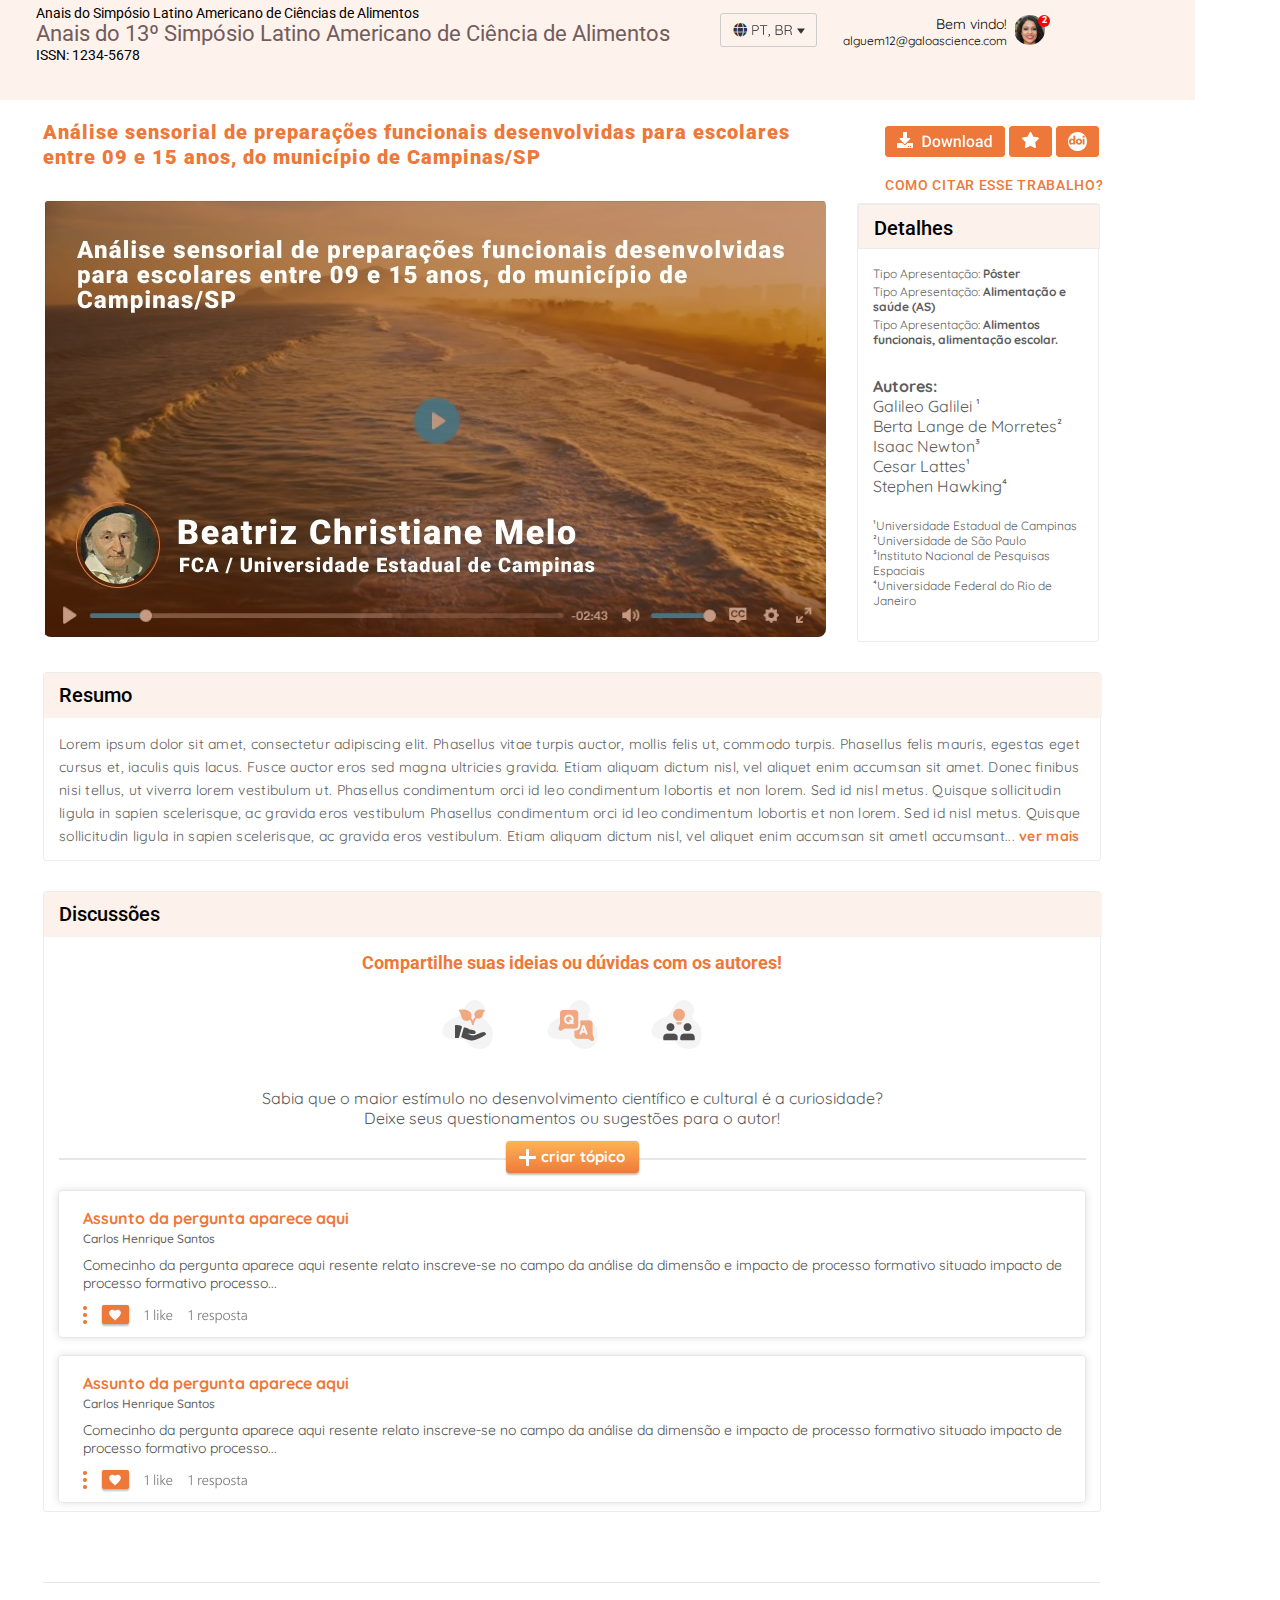
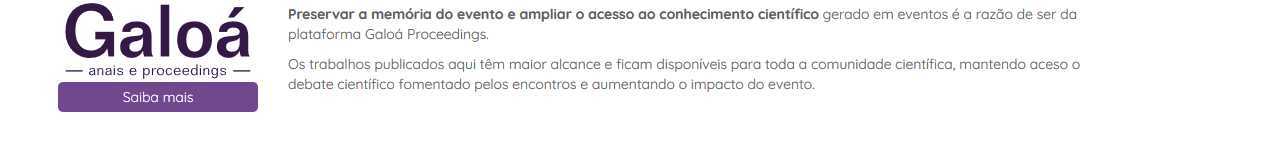
<file: index.html>
<!DOCTYPE html>
<html lang="pt-br">

<head>
    <meta charset="UTF-8">
    <meta http-equiv="X-UA-Compatible" content="IE=edge">
    <meta name="viewport" content="width=device-width, initial-scale=1.0">
    <title>Base</title>
    <link rel="stylesheet" href="./css/style.css">
</head>

<body>
    <!-- ------------menu lateral-------------- -->
    <div class="container">
        <section>
            <aside class="menu">
                <div class="menu-content">
                    <div class="tema">
                        <h1>Slaca 2019</h1>
                    </div>
                    <div class="logo">
                        <img src="./images/dewey 4.png" alt="">
                    </div>

                    <ul>
                        <li>Apresentação</li>
                        <li>Comitês</li>
                        <li>Autores</li>
                        <li>Eixos temáticos</li>
                        <li class="active">Trabalhos</li>
                        <li>Contato</li>
                    </ul>
                </div>
            </aside>
        </section>
        <!----------------titulos conteudo------------- -->
        <div class="container-content">
            <!-- -------------header------------- -->
            <header>
                <div class="header">
                    <div class="title">
                        <p class="subTitulo">Anais do Simpósio Latino Americano de Ciências de Alimentos </p>
                        <p class="titulo"> Anais do 13º Simpósio Latino Americano de Ciência de Alimentos </p>
                        <p class="issn">ISSN: 1234-5678</p>
                    </div>
                    <div class="elements">
                        <div class="lang-btn"><img src="./images/botão - idiomas.png" alt=""></div>
                        <div class="login">
                            <div class="login-infos">
                                <p class="saudacao">Bem vindo!</p>
                                <p class="email">alguem12@galoascience.com</p>
                            </div>
                            <div class="foto-container">
                                <div class="foto-notific"> <strong>2</strong> </div>
                                <div class="foto">
                                    <img src="./images/image.png" alt="foto login">
                                </div>
                            </div>
                        </div>
                    </div>

                </div>
            </header>
            <div class="title-content">
                <div class="titulo">
                    Análise sensorial de preparações funcionais desenvolvidas para escolares entre 09 e 15 anos, do
                    município de Campinas/SP
                </div>
                <div class="side">
                    <div class="buttons">
                        <button class="download"><img src="./images/download button.png" alt=""></button>
                        <button class="star"><img src="./images/favorite button (1).png" alt=""></button>
                        <button class="doi"><img src="./images/doi button.png" alt=""></button>
                        <p class="sub">Como citar esse trabalho?</p>
                    </div>
                </div>
            </div>
            <!----------------conteudo de imagem e detalhes------------- -->

            <div class="main-content">
                <div class="img-video">
                </div>
                <div class="details">
                    <div class="details-title">Detalhes</div>
                    <div class="details-description">
                        <div class="top-ref">
                            <p>Tipo Apresentação: <span>Pôster</span></p>
                            <p>Tipo Apresentação: <span>Alimentação e saúde (AS)</span></p>
                            <p>Tipo Apresentação: <span>Alimentos funcionais, alimentação escolar.</span></p>
                        </div>
                        <div class="mid-ref">
                            <ul>
                                <span> <strong>Autores:</strong> </span>
                                <li>Galileo Galilei ¹</li>
                                <li>Berta Lange de Morretes²</li>
                                <li>Isaac Newton³</li>
                                <li>Cesar Lattes¹</li>
                                <li>Stephen Hawking⁴</li>
                            </ul>
                        </div>
                        <div class="bot-ref">
                            <ul>
                                <li>¹Universidade Estadual de Campinas</li>
                                <li>²Universidade de São Paulo</li>
                                <li>³Instituto Nacional de Pesquisas Espaciais</li>
                                <li>⁴Universidade Federal do Rio de Janeiro</li>
                            </ul>
                        </div>
                    </div>
                </div>
            </div>
            <!----------------conteudo resumo e discussões------------- -->
            <div class="extract-content">
                <div class="extract-title">Resumo</div>
                <div class="extract-text">Lorem ipsum dolor sit amet, consectetur adipiscing elit. Phasellus vitae
                    turpis auctor, mollis felis ut, commodo turpis. Phasellus felis mauris, egestas eget cursus et,
                    iaculis quis lacus. Fusce auctor eros sed magna ultricies gravida. Etiam aliquam dictum nisl,
                    vel aliquet enim accumsan sit amet. Donec finibus nisi tellus, ut viverra lorem vestibulum ut.
                    Phasellus condimentum orci id leo condimentum lobortis et non lorem. Sed id nisl metus. Quisque
                    sollicitudin ligula in sapien scelerisque, ac gravida eros vestibulum Phasellus condimentum orci
                    id leo condimentum lobortis et non lorem. Sed id nisl metus. Quisque sollicitudin ligula in
                    sapien scelerisque, ac gravida eros vestibulum. Etiam aliquam dictum nisl, vel aliquet enim
                    accumsan sit ametl accumsant... <a href="/resumoExpandido.html">ver mais</a></div>
            </div>
            <div class="disc">
                <div class="disc-title">Discussões</div>
                <div class="disc-content">
                    <div class="send-topic">Compartilhe suas ideias ou dúvidas com os autores!</div>
                    <div class="disc-icons">
                        <div class="icon-1"><img src="./images/icone1.png" alt="sustentabilidade"></div>
                        <div class="icon-2"><img src="/images/icone2.png" alt="questões"></div>
                        <div class="icon-3"><img src="./images/icone3.png" alt="ideias"></div>
                    </div>
                    <div class="disc-descricao">
                        <p> Sabia que o maior estímulo no desenvolvimento científico e cultural é a curiosidade?
                            Deixe seus questionamentos ou sugestões para o autor!</p>
                    </div>
                    <div class="division">
                        <hr>
                        <a href="./novoTopico.html">
                            <button> <img src="./images/icon - criar.png" alt="">criar tópico</button>
                        </a>
                    </div>
                    <div class="cards">
                        <div class="card-1">
                            <div class="card-content">
                                <div class="card-title">Assunto da pergunta aparece aqui</div>
                                <div class="card-subT">Carlos Henrique Santos</div>
                                <div class="card-text">Comecinho da pergunta aparece aqui resente relato
                                    inscreve-se no campo da análise da dimensão e impacto de processo formativo
                                    situado impacto de processo formativo processo...</div>
                                <div class="card-icons">
                                    <img src="./images/card-footer.png" alt="">
                                </div>
                            </div>
                        </div>
                        <a href="./cardExpandido.html">
                            <div class="card-2">
                                <div class="card-content">
                                    <div class="card-title">Assunto da pergunta aparece aqui</div>
                                    <div class="card-subT">Carlos Henrique Santos</div>
                                    <div class="card-text">Comecinho da pergunta aparece aqui resente relato
                                        inscreve-se no campo da análise da dimensão e impacto de processo formativo
                                        situado impacto de processo formativo processo...</div>
                                    <div class="card-icons">
                                        <img src="./images/card-footer.png" alt="">
                                    </div>
                                </div>
                            </div>

                        </a>
                    </div>

                </div>
            </div>
            <footer>
                <div class="footer">
                    <div class="footer-img"><img src="./images/imagem - footer.png" alt="galoa"></div>
                </div>
            </footer>
        </div>
        <!-- container-content (fechamento) -->
    </div>

    </div>



</body>

</html>
</file>
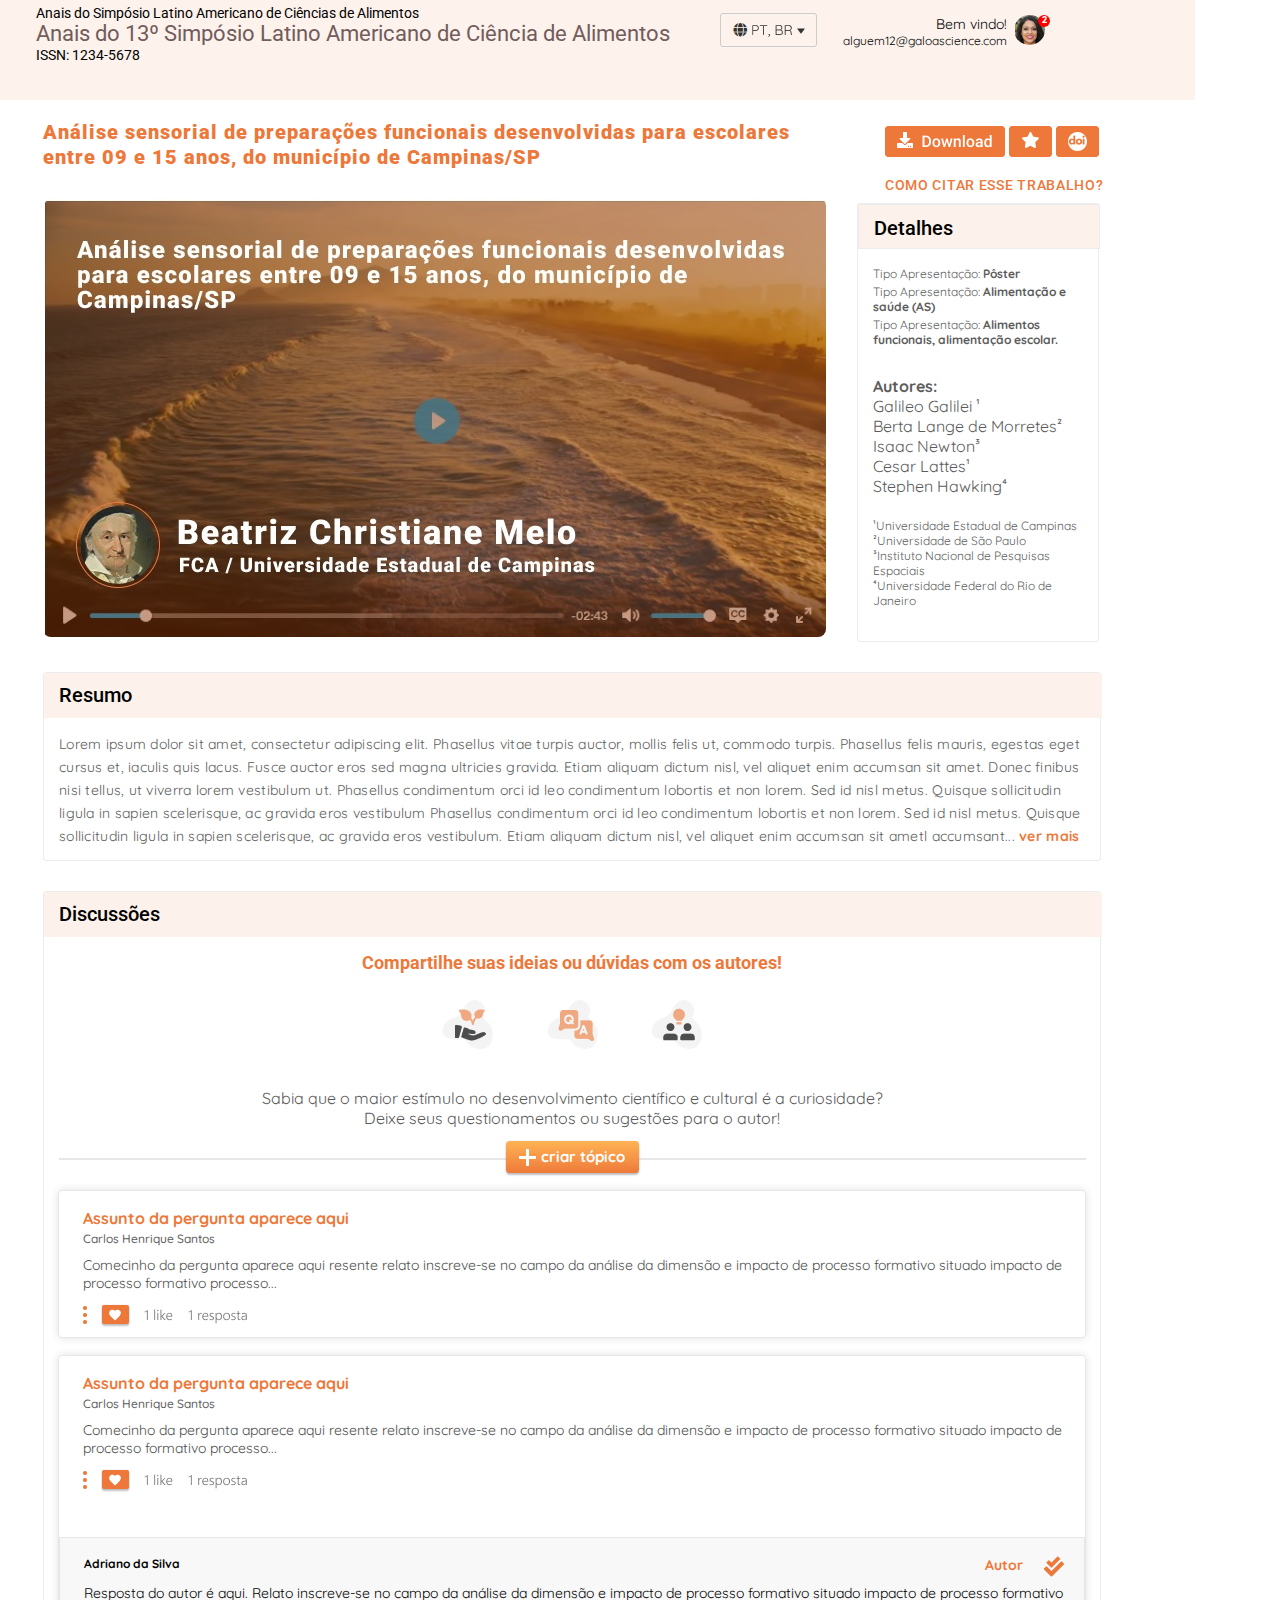
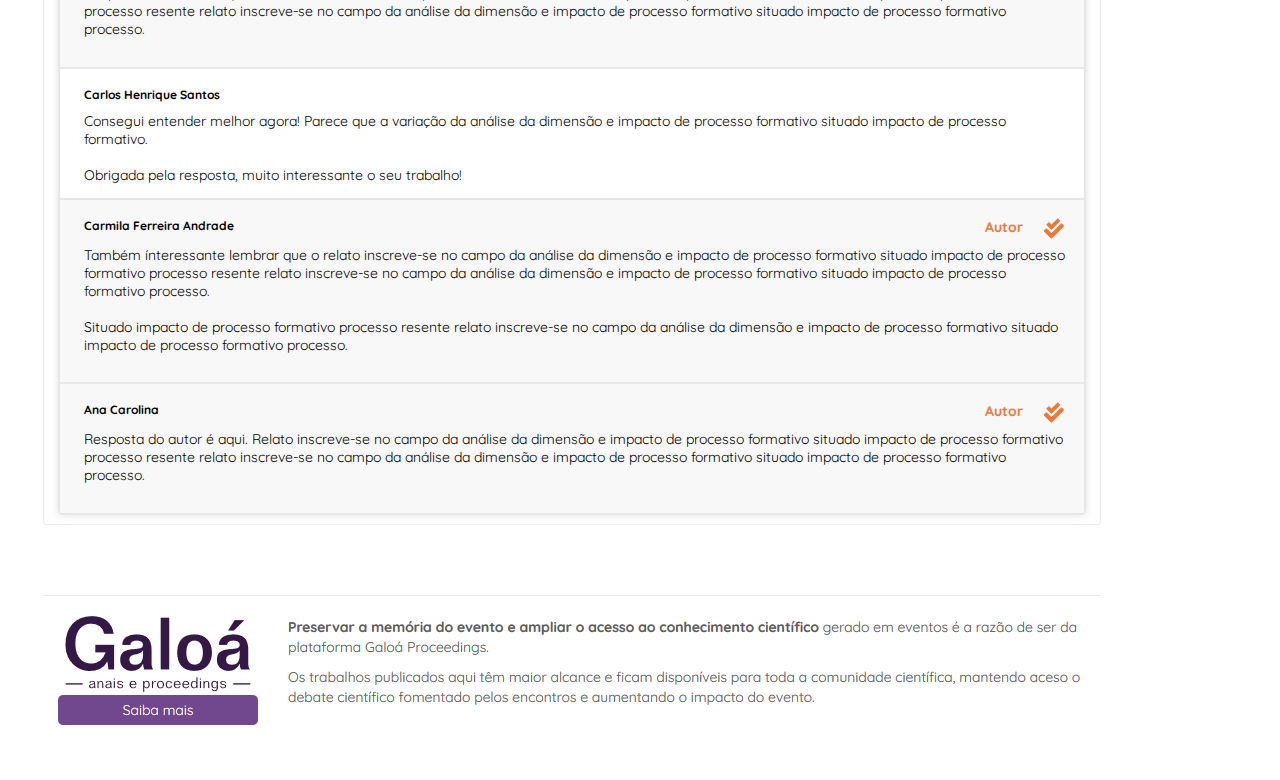
<file: cardExpandido.html>
<!DOCTYPE html>
<html lang="pt-br">

<head>
    <meta charset="UTF-8">
    <meta http-equiv="X-UA-Compatible" content="IE=edge">
    <meta name="viewport" content="width=device-width, initial-scale=1.0">
    <title>Card Expandido</title>
    <link rel="stylesheet" href="./css/style.css">
    <link rel="stylesheet" href="/css/cardExpandido.css">
</head>

<body>
    <!-- -------------menu lateral------------- -->
    <div class="container">

        <section>
            <aside class="menu">
                <div class="menu-content">
                    <div class="tema">
                        <h1>Slaca 2019</h1>
                    </div>
                    <div class="logo">
                        <img src="/images/dewey 4.png" alt="">
                    </div>

                    <ul>
                        <li>Apresentação</li>
                        <li>Comitês</li>
                        <li>Autores</li>
                        <li>Eixos temáticos</li>
                        <li class="active">Trabalhos</li>
                        <li>Contato</li>
                    </ul>
                </div>
            </aside>
        </section>



        <!----------------titulos conteudo------------- -->
        <div class="container-content">
            <!-- -------------header------------- -->
            <header>
                <div class="header">
                    <div class="title">
                        <p class="subTitulo">Anais do Simpósio Latino Americano de Ciências de Alimentos </p>
                        <p class="titulo"> Anais do 13º Simpósio Latino Americano de Ciência de Alimentos </p>
                        <p class="issn">ISSN: 1234-5678</p>
                    </div>
                    <div class="elements">
                        <div class="lang-btn"><img src="./images/botão - idiomas.png" alt=""></div>
                        <div class="login">
                            <div class="login-infos">
                                <p class="saudacao">Bem vindo!</p>
                                <p class="email">alguem12@galoascience.com</p>
                            </div>
                            <div class="foto-container">
                                <div class="foto-notific"> <strong>2</strong> </div>
                                <div class="foto">
                                    <img src="./images/image.png" alt="foto login">
                                </div>
                            </div>
                        </div>
                    </div>

                </div>
            </header>
            <div class="title-content">
                <div class="titulo">
                    Análise sensorial de preparações funcionais desenvolvidas para escolares entre 09 e 15 anos, do
                    município de Campinas/SP
                </div>
                <div class="side">
                    <div class="buttons">
                        <button class="download"><img src="/images/download button.png" alt=""></button>
                        <button class="star"><img src="/images/favorite button (1).png" alt=""></button>
                        <button class="doi"><img src="./images/doi button.png" alt=""></button>
                        <p class="sub">Como citar esse trabalho?</p>
                    </div>
                </div>
            </div>
            <!----------------conteudo de imagem e detalhes------------- -->

            <div class="main-content">
                <div class="img-video">
                </div>
                <div class="details">
                    <div class="details-title">Detalhes</div>
                    <div class="details-description">
                        <div class="top-ref">
                            <p>Tipo Apresentação: <span>Pôster</span></p>
                            <p>Tipo Apresentação: <span>Alimentação e saúde (AS)</span></p>
                            <p>Tipo Apresentação: <span>Alimentos funcionais, alimentação escolar.</span></p>
                        </div>
                        <div class="mid-ref">
                            <ul>
                                <span> <strong>Autores:</strong> </span>
                                <li>Galileo Galilei ¹</li>
                                <li>Berta Lange de Morretes²</li>
                                <li>Isaac Newton³</li>
                                <li>Cesar Lattes¹</li>
                                <li>Stephen Hawking⁴</li>
                            </ul>
                        </div>
                        <div class="bot-ref">
                            <ul>
                                <li>¹Universidade Estadual de Campinas</li>
                                <li>²Universidade de São Paulo</li>
                                <li>³Instituto Nacional de Pesquisas Espaciais</li>
                                <li>⁴Universidade Federal do Rio de Janeiro</li>
                            </ul>
                        </div>
                    </div>
                </div>
            </div>
            <!----------------conteudo resumo e discussões------------- -->
            <div class="extract-content">
                <div class="extract-title">Resumo</div>
                <div class="extract-text">Lorem ipsum dolor sit amet, consectetur adipiscing elit. Phasellus vitae
                    turpis auctor, mollis felis ut, commodo turpis. Phasellus felis mauris, egestas eget cursus et,
                    iaculis quis lacus. Fusce auctor eros sed magna ultricies gravida. Etiam aliquam dictum nisl,
                    vel aliquet enim accumsan sit amet. Donec finibus nisi tellus, ut viverra lorem vestibulum ut.
                    Phasellus condimentum orci id leo condimentum lobortis et non lorem. Sed id nisl metus. Quisque
                    sollicitudin ligula in sapien scelerisque, ac gravida eros vestibulum Phasellus condimentum orci
                    id leo condimentum lobortis et non lorem. Sed id nisl metus. Quisque sollicitudin ligula in
                    sapien scelerisque, ac gravida eros vestibulum. Etiam aliquam dictum nisl, vel aliquet enim
                    accumsan sit ametl accumsant... <a href="./resumoExpandido.html">ver mais</a></div>
            </div>
            <div class="disc  card">
                <div class="disc-title">Discussões</div>
                <div class="disc-content">
                    <div class="send-topic">Compartilhe suas ideias ou dúvidas com os autores!</div>
                    <div class="disc-icons">
                        <div class="icon-1"><img src="./images/icone1.png" alt="sustentabilidade"></div>
                        <div class="icon-2"><img src="./images/icone2.png" alt="questões"></div>
                        <div class="icon-3"><img src="./images/icone3.png" alt="ideias"></div>
                    </div>
                    <div class="disc-descricao">
                        <p> Sabia que o maior estímulo no desenvolvimento científico e cultural é a curiosidade?
                            Deixe seus questionamentos ou sugestões para o autor!</p>
                    </div>
                    <div class="division">
                        <hr>
                        <a href="./novoTopico.html">
                            <button> <img src="./images/icon - criar.png" alt="">criar tópico</button>
                        </a>
                    </div>
                    <div class="cards">
                        <div class="card-1">
                            <div class="card-content">
                                <div class="card-title">Assunto da pergunta aparece aqui</div>
                                <div class="card-subT">Carlos Henrique Santos</div>
                                <div class="card-text">Comecinho da pergunta aparece aqui resente relato
                                    inscreve-se no campo da análise da dimensão e impacto de processo formativo
                                    situado impacto de processo formativo processo...</div>
                                <div class="card-icons">
                                    <img src="./images/card-footer.png" alt="">
                                </div>
                            </div>
                        </div>
                        <div class="card-2 expanded">
                            <div class="card-content">
                                <div class="main-card">
                                    <div class="card-title">Assunto da pergunta aparece aqui</div>
                                    <div class="card-subT">Carlos Henrique Santos</div>
                                    <div class="card-text">Comecinho da pergunta aparece aqui resente relato
                                        inscreve-se no campo da análise da dimensão e impacto de processo formativo
                                        situado impacto de processo formativo processo...</div>
                                    <div class="card-icons">
                                        <img src="./images/card-footer.png" alt="">
                                    </div>
                                </div>
                                <div class="sub-cards">
                                    <div class="sub-1">
                                        <div class="autor">
                                            <div class="sub-name">Adriano da Silva</div>
                                            <div class="icons-autor">
                                                <p>Autor</p><img src="/images/check-orange.png" alt="">
                                            </div>
                                        </div>

                                        <div class="sub-text">Resposta do autor é aqui. Relato inscreve-se no campo da
                                            análise da dimensão e impacto de processo formativo situado impacto de
                                            processo formativo processo resente relato inscreve-se no campo da análise
                                            da dimensão e impacto de processo formativo situado impacto de processo
                                            formativo processo.</div>
                                    </div>
                                    <div class="sub-2">
                                        <div class="sub-name">Carlos Henrique Santos</div>
                                        <div class="sub-text">
                                            Consegui entender melhor agora! Parece que a variação da análise da dimensão
                                            e impacto de processo formativo situado impacto de processo formativo.
                                            <br>
                                            <br>
                                            Obrigada pela resposta, muito interessante o seu trabalho!
                                        </div>
                                    </div>
                                    <div class="sub-3">
                                        <div class="autor">
                                            <div class="sub-name">Carmila Ferreira Andrade</div>
                                            <div class="icons-autor">
                                                <p>Autor</p><img src="/images/check-orange.png" alt="">
                                            </div>
                                        </div>
                                        <div class="sub-text">
                                            Também ínteressante lembrar que o relato inscreve-se no campo da análise da
                                            dimensão e impacto de processo formativo situado impacto de processo
                                            formativo processo resente relato inscreve-se no campo da análise da
                                            dimensão e impacto de processo formativo situado impacto de processo
                                            formativo processo.
                                            <br>
                                            <br>
                                            Situado impacto de processo formativo processo resente relato inscreve-se no
                                            campo da análise da dimensão e impacto de processo formativo situado impacto
                                            de processo formativo processo.
                                        </div>
                                    </div>
                                    <div class="sub-4">
                                        <div class="autor">
                                            <div class="sub-name">Ana Carolina</div>
                                            <div class="icons-autor">
                                                <p>Autor</p><img src="/images/check-orange.png" alt="">
                                            </div>
                                        </div>
                                        <div class="sub-text">
                                            Resposta do autor é aqui. Relato inscreve-se no campo da análise da dimensão
                                            e impacto de processo formativo situado impacto de processo formativo
                                            processo resente relato inscreve-se no campo da análise da dimensão e
                                            impacto de processo formativo situado impacto de processo formativo
                                            processo.
                                        </div>
                                    </div>
                                </div>
                            </div>

                        </div>
                    </div>

                </div>
            </div>
            <footer>
                <div class="footer">
                    <div class="footer-img"><img src="./images/imagem - footer.png" alt="galoa"></div>
                </div>
            </footer>
        </div>
        <!-- container-content (fechamento) -->
    </div>

    </div>



</body>

</html>
</file>
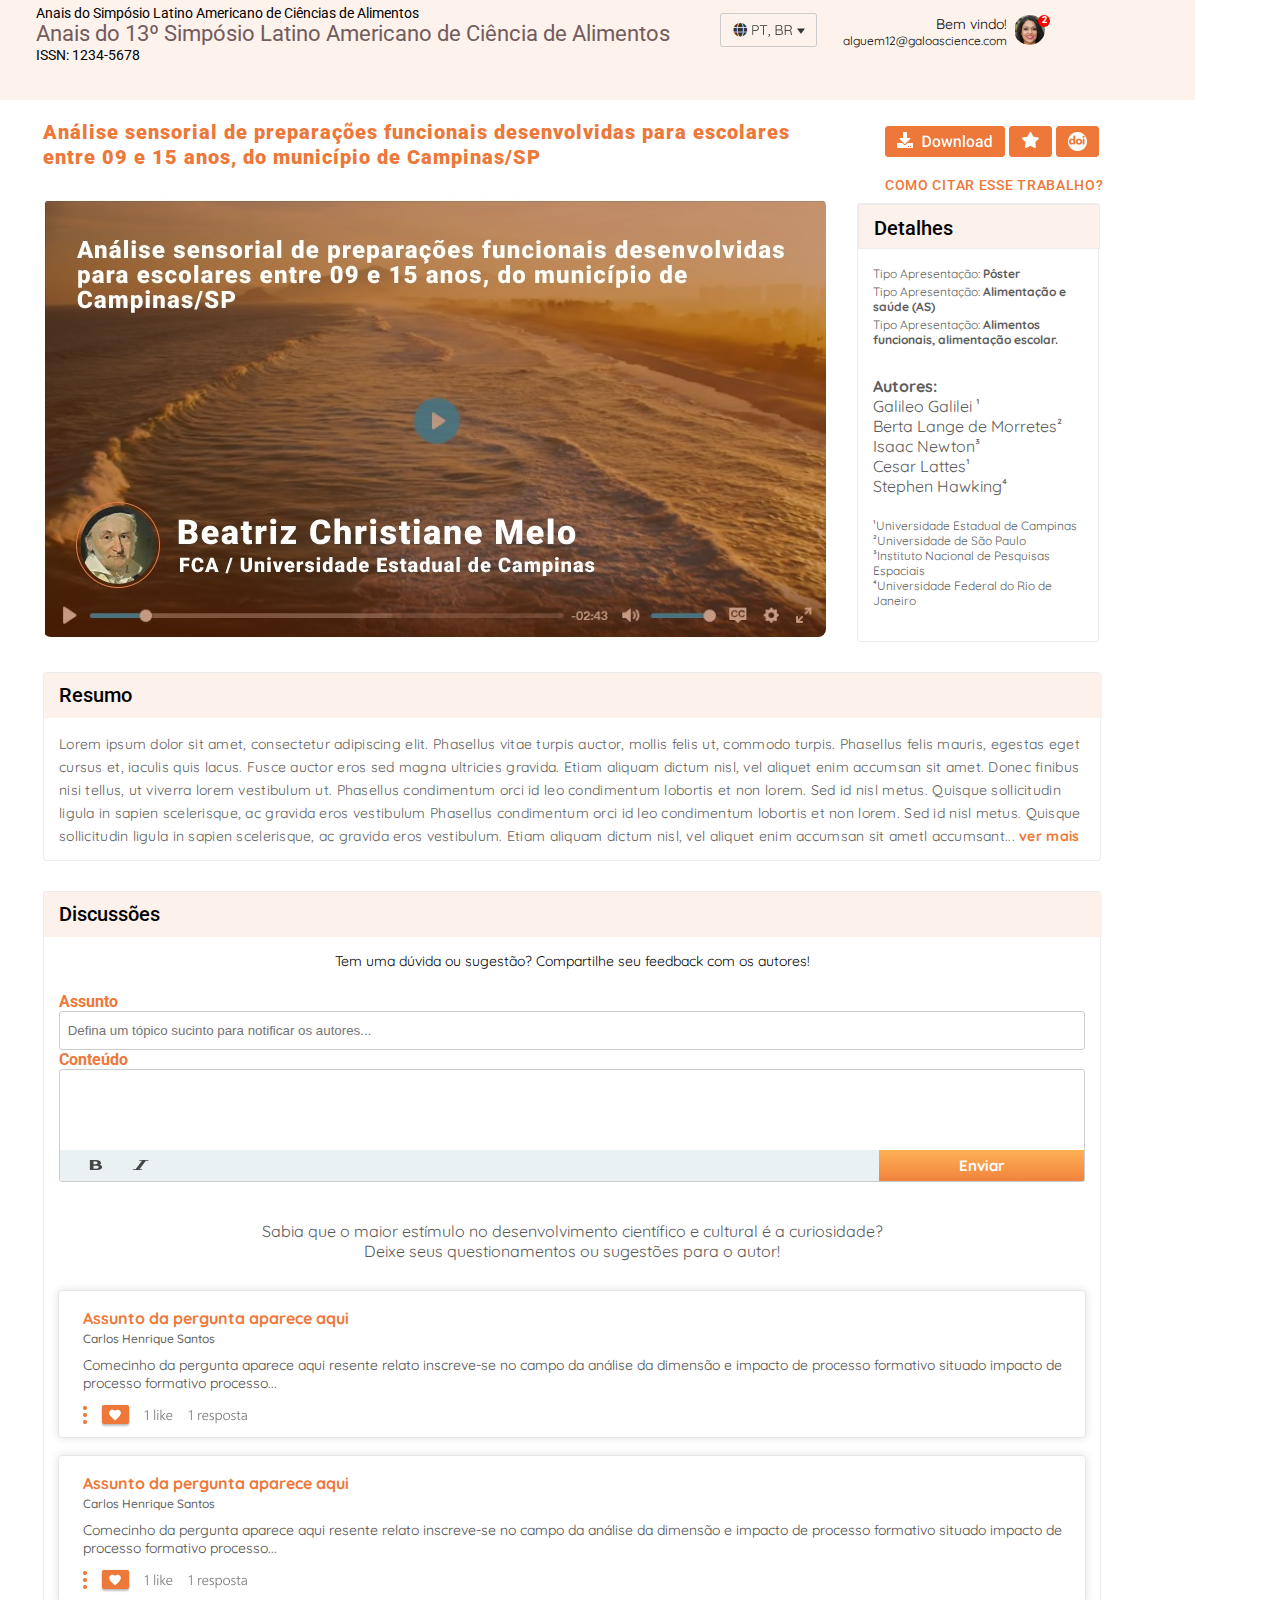
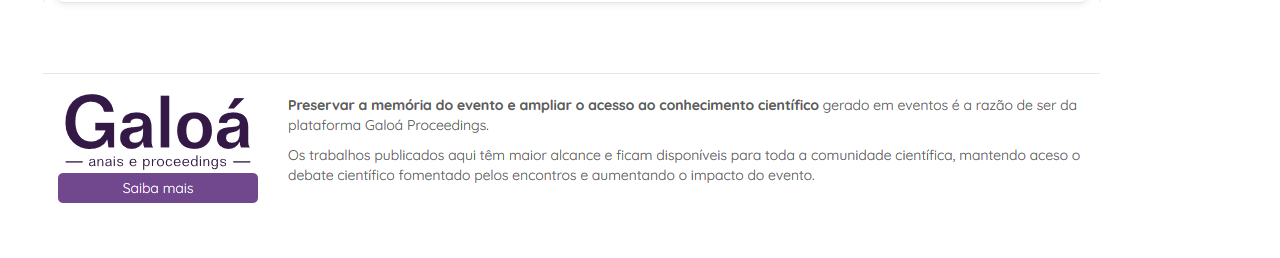
<file: novoTopico.html>
<!DOCTYPE html>
<html lang="pt-br">

<head>
    <meta charset="UTF-8">
    <meta http-equiv="X-UA-Compatible" content="IE=edge">
    <meta name="viewport" content="width=device-width, initial-scale=1.0">
    <title>Novo Topico</title>
    <link rel="stylesheet" href="./css/style.css">
    <link rel="stylesheet" href="/css/novoTopico.css">
</head>

<body>
    <!----------------menu lateral------------ -->
    <div class="container">
        <section>
            <aside class="menu">
                <div class="menu-content">
                    <div class="tema">
                        <h1>Slaca 2019</h1>
                    </div>
                    <div class="logo">
                        <img src="./images/dewey 4.png" alt="">
                    </div>

                    <ul>
                        <li>Apresentação</li>
                        <li>Comitês</li>
                        <li>Autores</li>
                        <li>Eixos temáticos</li>
                        <li class="active">Trabalhos</li>
                        <li>Contato</li>
                    </ul>
                </div>
            </aside>
        </section>



        <!----------------conteudo------------ -->
        <div class="container-content">
            <!----------------header------------ -->
            <header>
                <div class="header">
                    <div class="title">
                        <p class="subTitulo">Anais do Simpósio Latino Americano de Ciências de Alimentos </p>
                        <p class="titulo"> Anais do 13º Simpósio Latino Americano de Ciência de Alimentos </p>
                        <p class="issn">ISSN: 1234-5678</p>
                    </div>
                    <div class="elements">
                        <div class="lang-btn"><img src="./images/botão - idiomas.png" alt=""></div>
                        <div class="login">
                            <div class="login-infos">
                                <p class="saudacao">Bem vindo!</p>
                                <p class="email">alguem12@galoascience.com</p>
                            </div>
                            <div class="foto-container">
                                <div class="foto-notific"> <strong>2</strong> </div>
                                <div class="foto">
                                    <img src="./images/image.png" alt="foto login">
                                </div>
                            </div>
                        </div>
                    </div>

                </div>
            </header>
            <div class="title-content">
                <div class="titulo">
                    Análise sensorial de preparações funcionais desenvolvidas para escolares entre 09 e 15 anos, do
                    município de Campinas/SP
                </div>
                <div class="side">
                    <div class="buttons">
                        <button class="download"><img src="./images/download button.png" alt=""></button>
                        <button class="star"><img src="./images/favorite button (1).png" alt=""></button>
                        <button class="doi"><img src="./images/doi button.png" alt=""></button>
                        <p class="sub">Como citar esse trabalho?</p>
                    </div>
                </div>
            </div>
            <!----------------conteudo de imagem e detalhes------------- -->

            <div class="main-content">
                <div class="img-video">
                </div>
                <div class="details">
                    <div class="details-title">Detalhes</div>
                    <div class="details-description">
                        <div class="top-ref">
                            <p>Tipo Apresentação: <span>Pôster</span></p>
                            <p>Tipo Apresentação: <span>Alimentação e saúde (AS)</span></p>
                            <p>Tipo Apresentação: <span>Alimentos funcionais, alimentação escolar.</span></p>
                        </div>
                        <div class="mid-ref">
                            <ul>
                                <span> <strong>Autores:</strong> </span>
                                <li>Galileo Galilei ¹</li>
                                <li>Berta Lange de Morretes²</li>
                                <li>Isaac Newton³</li>
                                <li>Cesar Lattes¹</li>
                                <li>Stephen Hawking⁴</li>
                            </ul>
                        </div>
                        <div class="bot-ref">
                            <ul>
                                <li>¹Universidade Estadual de Campinas</li>
                                <li>²Universidade de São Paulo</li>
                                <li>³Instituto Nacional de Pesquisas Espaciais</li>
                                <li>⁴Universidade Federal do Rio de Janeiro</li>
                            </ul>
                        </div>
                    </div>
                </div>
            </div>
            <!----------------conteudo resumo e discussões------------- -->
            <div class="extract-content">
                <div class="extract-title">Resumo</div>
                <div class="extract-text">Lorem ipsum dolor sit amet, consectetur adipiscing elit. Phasellus vitae
                    turpis auctor, mollis felis ut, commodo turpis. Phasellus felis mauris, egestas eget cursus et,
                    iaculis quis lacus. Fusce auctor eros sed magna ultricies gravida. Etiam aliquam dictum nisl,
                    vel aliquet enim accumsan sit amet. Donec finibus nisi tellus, ut viverra lorem vestibulum ut.
                    Phasellus condimentum orci id leo condimentum lobortis et non lorem. Sed id nisl metus. Quisque
                    sollicitudin ligula in sapien scelerisque, ac gravida eros vestibulum Phasellus condimentum orci
                    id leo condimentum lobortis et non lorem. Sed id nisl metus. Quisque sollicitudin ligula in
                    sapien scelerisque, ac gravida eros vestibulum. Etiam aliquam dictum nisl, vel aliquet enim
                    accumsan sit ametl accumsant... <a href="./resumoExpandido.html">ver mais</a></div>
            </div>

            <div class="disc new-topic">
                <div class="disc-title">Discussões</div>
                <div class="disc-content">
                    <div class="duvidas">Tem uma dúvida ou sugestão? Compartilhe seu feedback com os autores!</div>
                    <form>
                        <label for="Assunto">Assunto <br>
                            <input class="assunto" type="text" name="Assunto"
                                placeholder="  Defina um tópico sucinto para notificar os autores...">
                        </label>
                        <label for="conteudo">Conteúdo <br>
                            <textarea class="conteudo" name="conteudo">
                            </textarea>
                            <div class="footer-links">
                                <div class="rectangle">
                                    <div class="shapes"><img src="./images/Shape.png" alt=""><img
                                            src="./images/Shape 2.png" alt=""></div><a
                                        href="/topicoEnviado.html">Enviar</a>
                                </div>
                            </div>
                        </label>
                    </form>
                    <div class="disc-descricao">
                        <p> Sabia que o maior estímulo no desenvolvimento científico e cultural é a curiosidade?
                            Deixe seus questionamentos ou sugestões para o autor!</p>
                    </div>


                    <div class="cards new-topic">
                        <div class="card-1">
                            <div class="card-content">
                                <div class="card-title">Assunto da pergunta aparece aqui</div>
                                <div class="card-subT">Carlos Henrique Santos</div>
                                <div class="card-text">Comecinho da pergunta aparece aqui resente relato
                                    inscreve-se no campo da análise da dimensão e impacto de processo formativo
                                    situado impacto de processo formativo processo...</div>
                                <div class="card-icons">
                                    <img src="./images/card-footer.png" alt="">
                                </div>
                            </div>
                        </div>
                        <div class="card-2">
                            <div class="card-content">
                                <div class="card-title">Assunto da pergunta aparece aqui</div>
                                <div class="card-subT">Carlos Henrique Santos</div>
                                <div class="card-text">Comecinho da pergunta aparece aqui resente relato
                                    inscreve-se no campo da análise da dimensão e impacto de processo formativo
                                    situado impacto de processo formativo processo...</div>
                                <div class="card-icons">
                                    <img src="./images/card-footer.png" alt="">
                                </div>
                            </div>
                        </div>
                    </div>

                </div>
            </div>
            <footer>
                <div class="footer">
                    <div class="footer-img"><img src="./images/imagem - footer.png" alt="galoa"></div>
                </div>
            </footer>
        </div>
        <!-- container-content (fechamento) -->
    </div>

    </div>



</body>

</html>
</file>
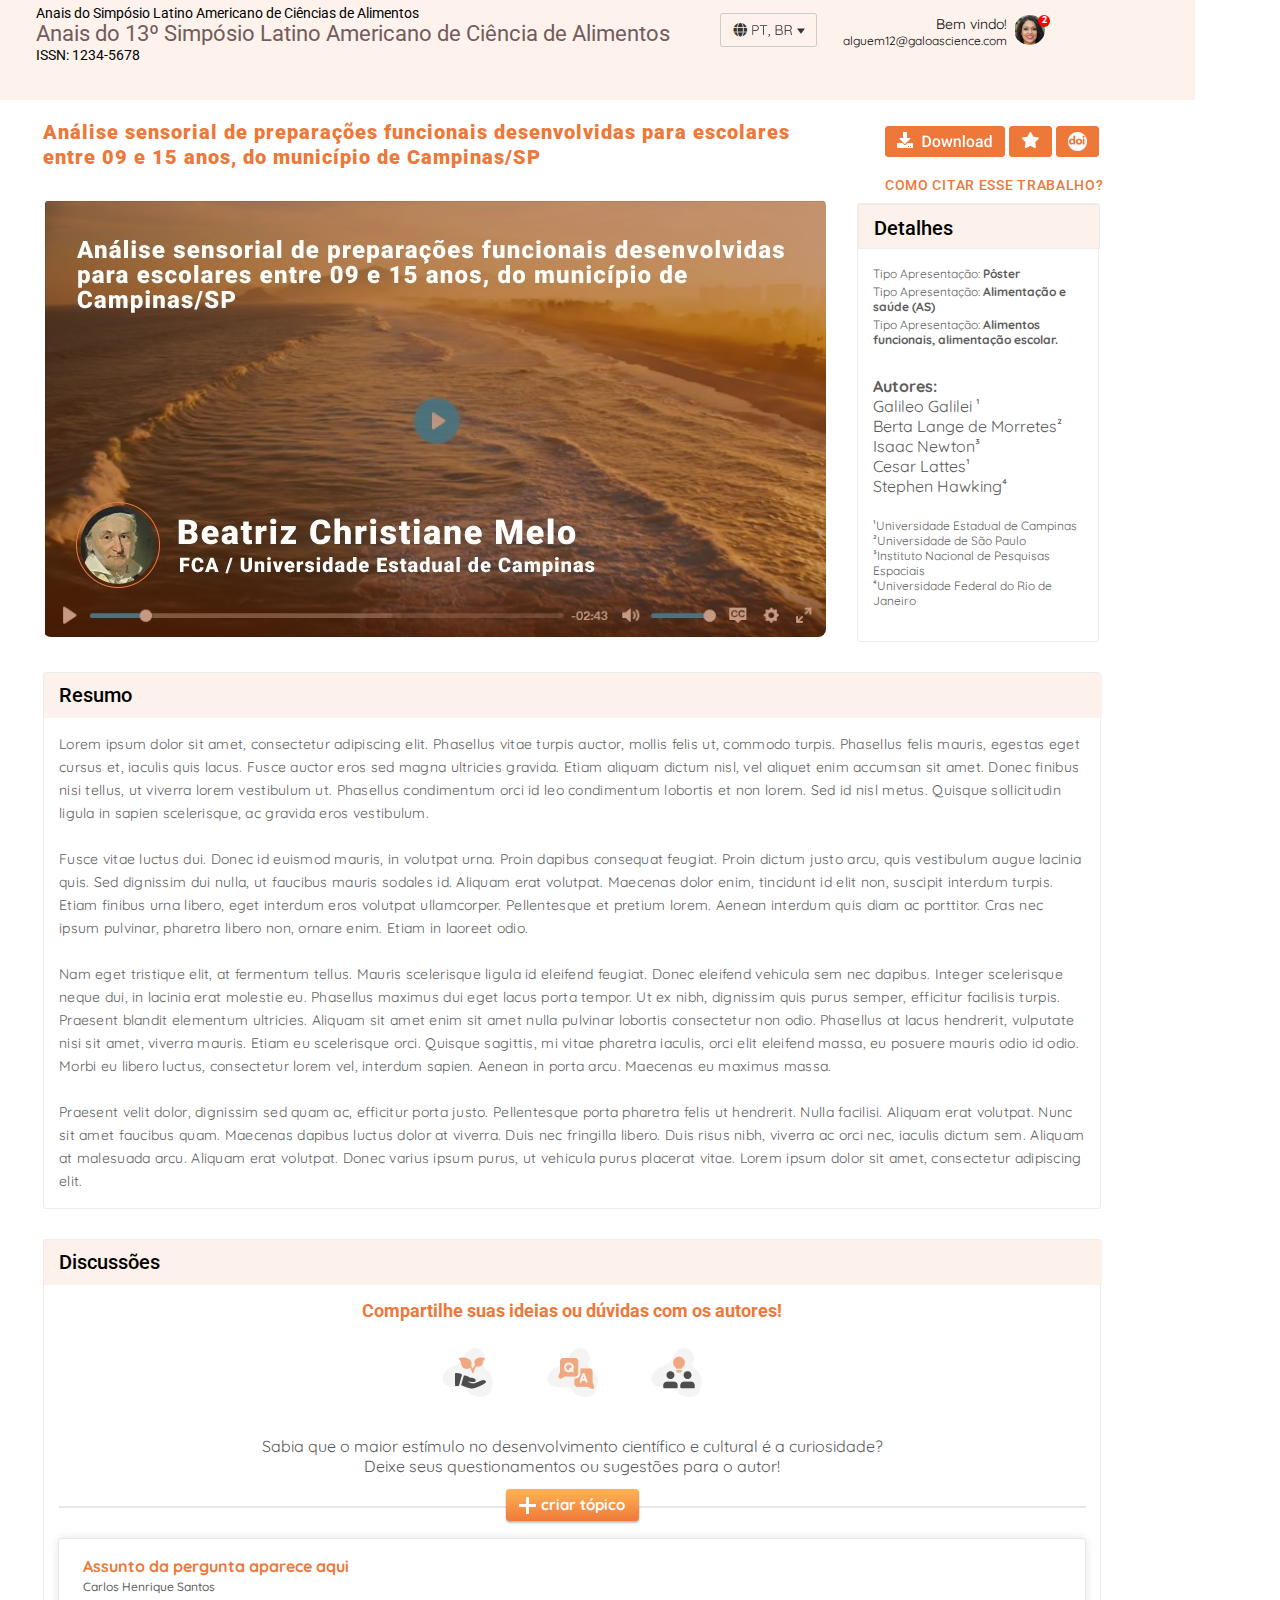
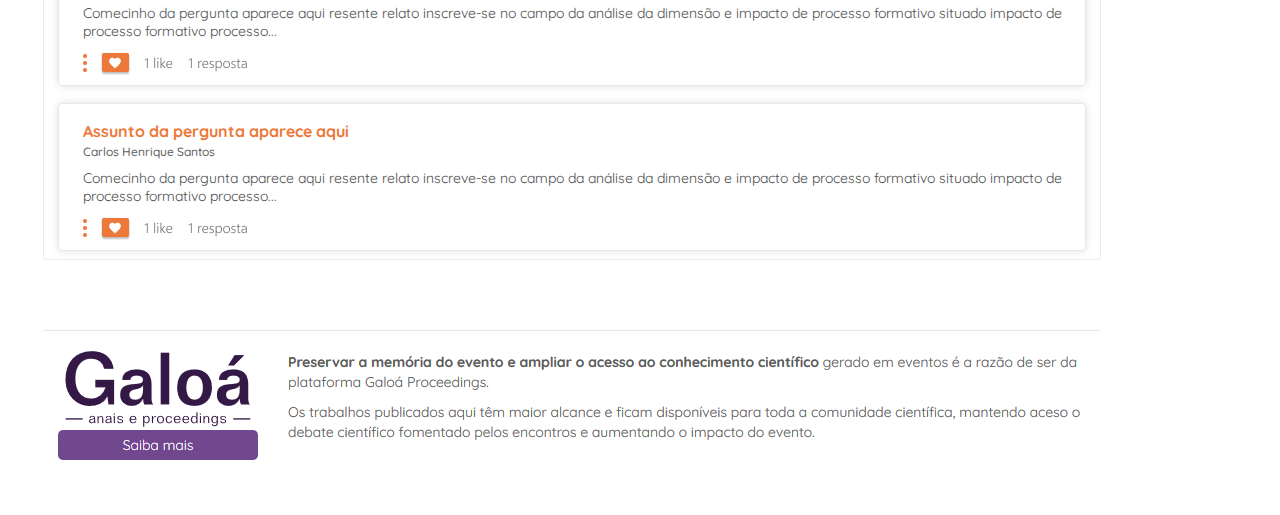
<file: resumoExpandido.html>
<!DOCTYPE html>
<html lang="pt-br">

<head>
    <meta charset="UTF-8">
    <meta http-equiv="X-UA-Compatible" content="IE=edge">
    <meta name="viewport" content="width=device-width, initial-scale=1.0">
    <title>Resumo expandido</title>
    <link rel="stylesheet" href="./css/style.css">
    <link rel="stylesheet" href="/css/resumoExpandido.css">
</head>

<body>
    <!-- -------------menu lateral------------- -->
    <div class="container">

        <section>
            <aside class="menu">
                <div class="menu-content">
                    <div class="tema">
                        <h1>Slaca 2019</h1>
                    </div>
                    <div class="logo">
                        <img src="./images/dewey 4.png" alt="">
                    </div>

                    <ul>
                        <li>Apresentação</li>
                        <li>Comitês</li>
                        <li>Autores</li>
                        <li>Eixos temáticos</li>
                        <li class="active">Trabalhos</li>
                        <li>Contato</li>
                    </ul>
                </div>
            </aside>
        </section>



        <!----------------titulos conteudo------------- -->
        <div class="container-content">
            <header>
                <div class="header">
                    <div class="title">
                        <p class="subTitulo">Anais do Simpósio Latino Americano de Ciências de Alimentos </p>
                        <p class="titulo"> Anais do 13º Simpósio Latino Americano de Ciência de Alimentos </p>
                        <p class="issn">ISSN: 1234-5678</p>
                    </div>
                    <div class="elements">
                        <div class="lang-btn"><img src="./images/botão - idiomas.png" alt=""></div>
                        <div class="login">
                            <div class="login-infos">
                                <p class="saudacao">Bem vindo!</p>
                                <p class="email">alguem12@galoascience.com</p>
                            </div>
                            <div class="foto-container">
                                <div class="foto-notific"> <strong>2</strong> </div>
                                <div class="foto">
                                    <img src="./images/image.png" alt="foto login">
                                </div>
                            </div>
                        </div>
                    </div>

                </div>
            </header>
            <div class="title-content">
                <div class="titulo">
                    Análise sensorial de preparações funcionais desenvolvidas para escolares entre 09 e 15 anos, do
                    município de Campinas/SP
                </div>
                <div class="side">
                    <div class="buttons">
                        <button class="download"><img src="./images/download button.png" alt=""></button>
                        <button class="star"><img src="./images/favorite button (1).png" alt=""></button>
                        <button class="doi"><img src="./images/doi button.png" alt=""></button>
                        <p class="sub">Como citar esse trabalho?</p>
                    </div>
                </div>
            </div>
            <!----------------conteudo de imagem e detalhes------------- -->

            <div class="main-content">
                <div class="img-video">
                </div>
                <div class="details">
                    <div class="details-title">Detalhes</div>
                    <div class="details-description">
                        <div class="top-ref">
                            <p>Tipo Apresentação: <span>Pôster</span></p>
                            <p>Tipo Apresentação: <span>Alimentação e saúde (AS)</span></p>
                            <p>Tipo Apresentação: <span>Alimentos funcionais, alimentação escolar.</span></p>
                        </div>
                        <div class="mid-ref">
                            <ul>
                                <span> <strong>Autores:</strong> </span>
                                <li>Galileo Galilei ¹</li>
                                <li>Berta Lange de Morretes²</li>
                                <li>Isaac Newton³</li>
                                <li>Cesar Lattes¹</li>
                                <li>Stephen Hawking⁴</li>
                            </ul>
                        </div>
                        <div class="bot-ref">
                            <ul>
                                <li>¹Universidade Estadual de Campinas</li>
                                <li>²Universidade de São Paulo</li>
                                <li>³Instituto Nacional de Pesquisas Espaciais</li>
                                <li>⁴Universidade Federal do Rio de Janeiro</li>
                            </ul>
                        </div>
                    </div>
                </div>
            </div>
            <!----------------conteudo resumo e discussões------------- -->
            <div class="extract-content expanded">
                <div class="extract-title">Resumo</div>
                <div class="extract-text expanded">
                    Lorem ipsum dolor sit amet, consectetur adipiscing elit. Phasellus vitae turpis auctor, mollis felis
                    ut, commodo turpis. Phasellus felis mauris, egestas eget cursus et, iaculis quis lacus. Fusce auctor
                    eros sed magna ultricies gravida. Etiam aliquam dictum nisl, vel aliquet enim accumsan sit amet.
                    Donec finibus nisi tellus, ut viverra lorem vestibulum ut. Phasellus condimentum orci id leo
                    condimentum lobortis et non lorem. Sed id nisl metus. Quisque sollicitudin ligula in sapien
                    scelerisque, ac gravida eros vestibulum.
                    <br>
                    <br>
                    Fusce vitae luctus dui. Donec id euismod mauris, in volutpat urna. Proin dapibus consequat feugiat.
                    Proin dictum justo arcu, quis vestibulum augue lacinia quis. Sed dignissim dui nulla, ut faucibus
                    mauris sodales id. Aliquam erat volutpat. Maecenas dolor enim, tincidunt id elit non, suscipit
                    interdum turpis. Etiam finibus urna libero, eget interdum eros volutpat ullamcorper. Pellentesque et
                    pretium lorem. Aenean interdum quis diam ac porttitor. Cras nec ipsum pulvinar, pharetra libero non,
                    ornare enim. Etiam in laoreet odio.
                    <br>
                    <br>
                    Nam eget tristique elit, at fermentum tellus. Mauris scelerisque ligula id eleifend feugiat. Donec
                    eleifend vehicula sem nec dapibus. Integer scelerisque neque dui, in lacinia erat molestie eu.
                    Phasellus maximus dui eget lacus porta tempor. Ut ex nibh, dignissim quis purus semper, efficitur
                    facilisis turpis. Praesent blandit elementum ultricies. Aliquam sit amet enim sit amet nulla
                    pulvinar lobortis consectetur non odio. Phasellus at lacus hendrerit, vulputate nisi sit amet,
                    viverra mauris. Etiam eu scelerisque orci. Quisque sagittis, mi vitae pharetra iaculis, orci elit
                    eleifend massa, eu posuere mauris odio id odio. Morbi eu libero luctus, consectetur lorem vel,
                    interdum sapien. Aenean in porta arcu. Maecenas eu maximus massa.
                    <br>
                    <br>
                    Praesent velit dolor, dignissim sed quam ac, efficitur porta justo. Pellentesque porta pharetra
                    felis ut hendrerit. Nulla facilisi. Aliquam erat volutpat. Nunc sit amet faucibus quam. Maecenas
                    dapibus luctus dolor at viverra. Duis nec fringilla libero. Duis risus nibh, viverra ac orci nec,
                    iaculis dictum sem. Aliquam at malesuada arcu. Aliquam erat volutpat. Donec varius ipsum purus, ut
                    vehicula purus placerat vitae. Lorem ipsum dolor sit amet, consectetur adipiscing elit.

                </div>
            </div>
            <div class="disc">
                <div class="disc-title">Discussões</div>
                <div class="disc-content">
                    <div class="send-topic">Compartilhe suas ideias ou dúvidas com os autores!</div>
                    <div class="disc-icons">
                        <div class="icon-1"><img src="./images/icone1.png" alt="sustentabilidade"></div>
                        <div class="icon-2"><img src="./images/icone2.png" alt="questões"></div>
                        <div class="icon-3"><img src="./images/icone3.png" alt="ideias"></div>
                    </div>
                    <div class="disc-descricao">
                        <p> Sabia que o maior estímulo no desenvolvimento científico e cultural é a curiosidade?
                            Deixe seus questionamentos ou sugestões para o autor!</p>
                    </div>
                    <div class="division">
                        <hr>
                        <a href="./novoTopico.html">
                            <button> <img src="./images/icon - criar.png" alt="">criar tópico</button>
                        </a>
                    </div>
                    <div class="cards">
                        <div class="card-1">
                            <div class="card-content">
                                <div class="card-title">Assunto da pergunta aparece aqui</div>
                                <div class="card-subT">Carlos Henrique Santos</div>
                                <div class="card-text">Comecinho da pergunta aparece aqui resente relato
                                    inscreve-se no campo da análise da dimensão e impacto de processo formativo
                                    situado impacto de processo formativo processo...</div>
                                <div class="card-icons">
                                    <img src="./images/card-footer.png" alt="">
                                </div>
                            </div>
                        </div>
                        <a href="./cardExpandido.html">
                            <div class="card-2 ">
                                <div class="card-content">
                                    <div class="card-title">Assunto da pergunta aparece aqui</div>
                                    <div class="card-subT">Carlos Henrique Santos</div>
                                    <div class="card-text">Comecinho da pergunta aparece aqui resente relato
                                        inscreve-se no campo da análise da dimensão e impacto de processo formativo
                                        situado impacto de processo formativo processo...</div>
                                    <div class="card-icons">
                                        <img src="./images/card-footer.png" alt="">
                                    </div>
                                </div>
                            </div>
                        </a>
                    </div>

                </div>
            </div>
            <footer>
                <div class="footer">
                    <div class="footer-img"><img src="./images/imagem - footer.png" alt="galoa"></div>
                </div>
            </footer>

            <!-- container-content (fechamento) -->
        </div>

    </div>



</body>

</html>
</file>
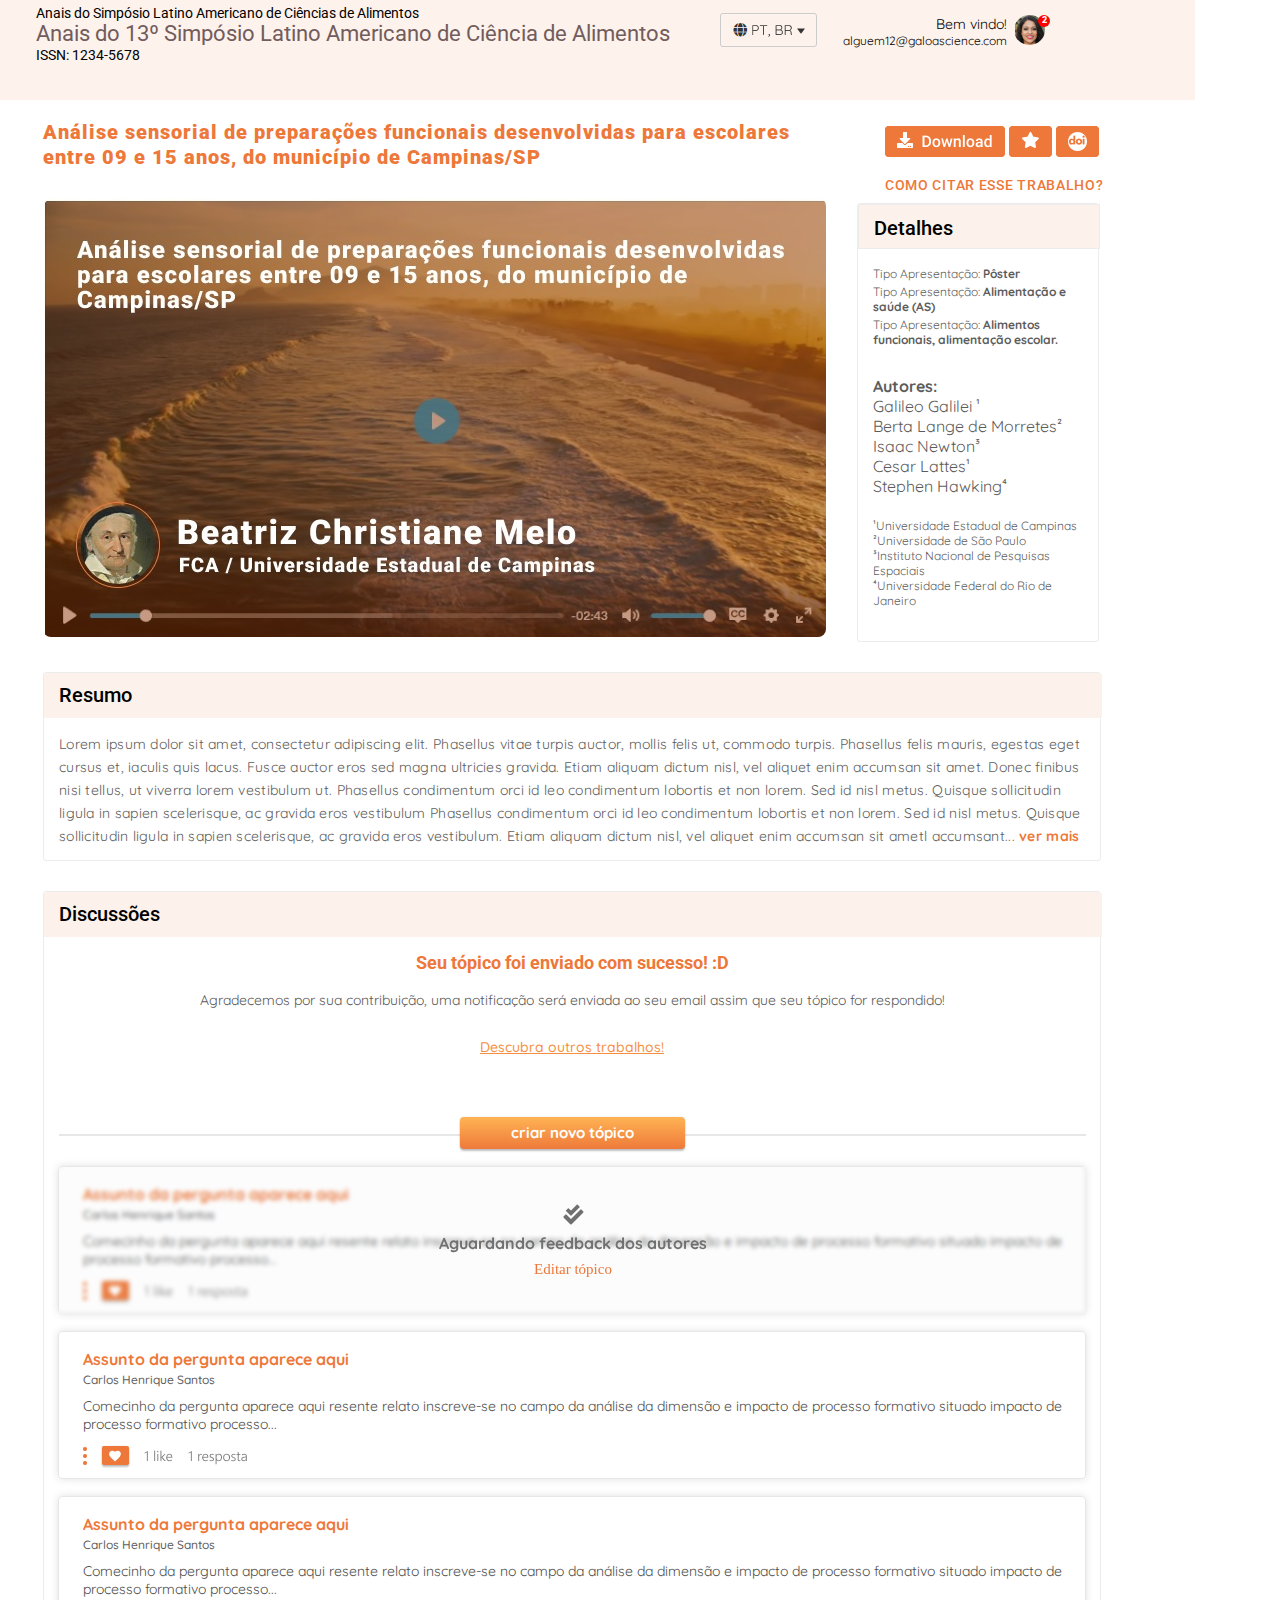
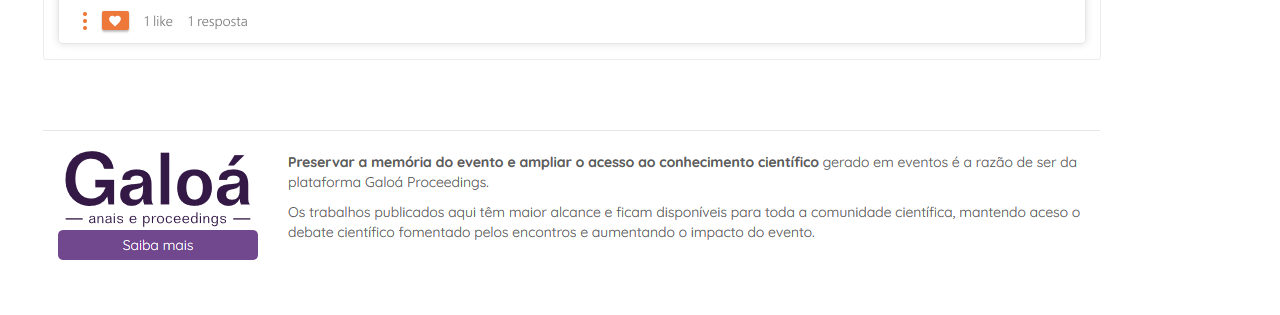
<file: topicoEnviado.html>
<!DOCTYPE html>
<html lang="pt-br">

<head>
    <meta charset="UTF-8">
    <meta http-equiv="X-UA-Compatible" content="IE=edge">
    <meta name="viewport" content="width=device-width, initial-scale=1.0">
    <title>Topico Enviado</title>
    <link rel="stylesheet" href="./css/style.css">
    <link rel="stylesheet" href="/css/topicoEnviado.css">
</head>

<body>
    <!-- -------------menu lateral------------- -->
    <div class="container">

        <section>
            <aside class="menu">
                <div class="menu-content">
                    <div class="tema">
                        <h1>Slaca 2019</h1>
                    </div>
                    <div class="logo">
                        <img src="./images/dewey 4.png" alt="">
                    </div>

                    <ul>
                        <li>Apresentação</li>
                        <li>Comitês</li>
                        <li>Autores</li>
                        <li>Eixos temáticos</li>
                        <li class="active">Trabalhos</li>
                        <li>Contato</li>
                    </ul>
                </div>
            </aside>
        </section>



        <!----------------titulos conteudo------------- -->
        <div class="container-content">
            <!----------------conteudo------------ -->
            <header>
                <div class="header">
                    <div class="title">
                        <p class="subTitulo">Anais do Simpósio Latino Americano de Ciências de Alimentos </p>
                        <p class="titulo"> Anais do 13º Simpósio Latino Americano de Ciência de Alimentos </p>
                        <p class="issn">ISSN: 1234-5678</p>
                    </div>
                    <div class="elements">
                        <div class="lang-btn"><img src="./images/botão - idiomas.png" alt=""></div>
                        <div class="login">
                            <div class="login-infos">
                                <p class="saudacao">Bem vindo!</p>
                                <p class="email">alguem12@galoascience.com</p>
                            </div>
                            <div class="foto-container">
                                <div class="foto-notific"> <strong>2</strong> </div>
                                <div class="foto">
                                    <img src="./images/image.png" alt="foto login">
                                </div>
                            </div>
                        </div>
                    </div>

                </div>
            </header>
            <div class="title-content">
                <div class="titulo">
                    Análise sensorial de preparações funcionais desenvolvidas para escolares entre 09 e 15 anos, do
                    município de Campinas/SP
                </div>
                <div class="side">
                    <div class="buttons">
                        <button class="download"><img src="./images/download button.png" alt=""></button>
                        <button class="star"><img src="./images/favorite button (1).png" alt=""></button>
                        <button class="doi"><img src="./images/doi button.png" alt=""></button>
                        <p class="sub">Como citar esse trabalho?</p>
                    </div>
                </div>
            </div>
            <!----------------conteudo de imagem e detalhes------------- -->

            <div class="main-content">
                <div class="img-video">
                </div>
                <div class="details">
                    <div class="details-title">Detalhes</div>
                    <div class="details-description">
                        <div class="top-ref">
                            <p>Tipo Apresentação: <span>Pôster</span></p>
                            <p>Tipo Apresentação: <span>Alimentação e saúde (AS)</span></p>
                            <p>Tipo Apresentação: <span>Alimentos funcionais, alimentação escolar.</span></p>
                        </div>
                        <div class="mid-ref">
                            <ul>
                                <span> <strong>Autores:</strong> </span>
                                <li>Galileo Galilei ¹</li>
                                <li>Berta Lange de Morretes²</li>
                                <li>Isaac Newton³</li>
                                <li>Cesar Lattes¹</li>
                                <li>Stephen Hawking⁴</li>
                            </ul>
                        </div>
                        <div class="bot-ref">
                            <ul>
                                <li>¹Universidade Estadual de Campinas</li>
                                <li>²Universidade de São Paulo</li>
                                <li>³Instituto Nacional de Pesquisas Espaciais</li>
                                <li>⁴Universidade Federal do Rio de Janeiro</li>
                            </ul>
                        </div>
                    </div>
                </div>
            </div>
            <!----------------conteudo resumo e discussões------------- -->
            <div class="extract-content">
                <div class="extract-title">Resumo</div>
                <div class="extract-text">Lorem ipsum dolor sit amet, consectetur adipiscing elit. Phasellus vitae
                    turpis auctor, mollis felis ut, commodo turpis. Phasellus felis mauris, egestas eget cursus et,
                    iaculis quis lacus. Fusce auctor eros sed magna ultricies gravida. Etiam aliquam dictum nisl,
                    vel aliquet enim accumsan sit amet. Donec finibus nisi tellus, ut viverra lorem vestibulum ut.
                    Phasellus condimentum orci id leo condimentum lobortis et non lorem. Sed id nisl metus. Quisque
                    sollicitudin ligula in sapien scelerisque, ac gravida eros vestibulum Phasellus condimentum orci
                    id leo condimentum lobortis et non lorem. Sed id nisl metus. Quisque sollicitudin ligula in
                    sapien scelerisque, ac gravida eros vestibulum. Etiam aliquam dictum nisl, vel aliquet enim
                    accumsan sit ametl accumsant... <a href="./resumoExpandido.html">ver mais</a></div>
            </div>
            <div class="disc create-topic">
                <div class="disc-title">Discussões</div>
                <div class="disc-content">
                    <div class="send-topic">Seu tópico foi enviado com sucesso! :D</div>
                    <div class="notific">Agradecemos por sua contribuição, uma notificação será enviada ao seu email
                        assim que seu tópico for respondido!</div>
                    <div class="link-trabalhos"> <a href="">Descubra outros trabalhos!</a></div>
                    <div class="division">
                        <hr>
                        <a href="./novoTopico.html">
                            <button>criar novo tópico</button>
                        </a>
                    </div>
                    <div class="cards create-topic">
                        <div class="card-1">
                            <div class="card-content">
                                <div class="card-title">Assunto da pergunta aparece aqui</div>
                                <div class="card-subT">Carlos Henrique Santos</div>
                                <div class="card-text">Comecinho da pergunta aparece aqui resente relato
                                    inscreve-se no campo da análise da dimensão e impacto de processo formativo
                                    situado impacto de processo formativo processo...</div>
                                <div class="card-icons">
                                    <img src="./images/card-footer.png" alt="">
                                </div>
                            </div>
                            <div class="card-cover"><img src="./images/check.png.png" alt="">
                                <p>Aguardando feedback dos autores</p>
                                <a href="">Editar tópico</a>
                            </div>
                        </div>
                        <div class="card-2">
                            <div class="card-content">
                                <div class="card-title">Assunto da pergunta aparece aqui</div>
                                <div class="card-subT">Carlos Henrique Santos</div>
                                <div class="card-text">Comecinho da pergunta aparece aqui resente relato
                                    inscreve-se no campo da análise da dimensão e impacto de processo formativo
                                    situado impacto de processo formativo processo...</div>
                                <div class="card-icons">
                                    <img src="./images/card-footer.png" alt="">
                                </div>
                            </div>
                        </div>
                        <div class="card-3">
                            <div class="card-content">
                                <div class="card-title">Assunto da pergunta aparece aqui</div>
                                <div class="card-subT">Carlos Henrique Santos</div>
                                <div class="card-text">Comecinho da pergunta aparece aqui resente relato
                                    inscreve-se no campo da análise da dimensão e impacto de processo formativo
                                    situado impacto de processo formativo processo...</div>
                                <div class="card-icons">
                                    <img src="./images/card-footer.png" alt="">
                                </div>
                            </div>
                        </div>
                    </div>

                </div>
            </div>
            <footer>
                <div class="footer">
                    <div class="footer-img"><img src="./images/imagem - footer.png" alt="galoa"></div>
                </div>
            </footer>
        </div>
        <!-- container-content (fechamento) -->
    </div>

    </div>



</body>

</html>
</file>
<file: css/style.css>
@import url("https://fonts.googleapis.com/css2?family=Lato:wght@300&family=Quicksand:wght@400;500&family=Roboto:wght@400;500;700&display=swap");

* {
  padding: 0;
  margin: 0;
  box-sizing: border-box;
}
body {
  overflow-x: hidden;
}

.container {
  display: flex;
}
/*----------------------- header----------------------- */
.header {
  display: flex;
}

.tema h1 {
  display: flex;
  justify-content: center;
  align-items: center;
  font-size: 30px;
  font-family: "Roboto";
  font-weight: 700;
  color: white;
  height: 68px;
  width: 220px;
  background: linear-gradient(180deg, #ffb354 0%, #ee7a3a 100%);
  background-color: hsla(33, 100%, 66%, 1);
}

header {
  position: relative;
  left: -43px;
  background-color: hsla(20, 82%, 96%, 1);
  height: 68px;
  width: 110%;
  transition: 0.5s;
}

.title {
  margin-top: 5px;
  margin-left: 36px;
  font-family: "Roboto";
}
header .subTitulo {
  font-weight: 400;
  font-size: 14px;
}
header .titulo {
  font-style: normal;
  font-weight: 400;
  font-size: 22px;
  line-height: 26px;
  color: #725c5c;
}

header .issn {
  font-family: "Roboto";
  font-style: normal;
  font-weight: 400;
  font-size: 14px;
  line-height: 16px;
}
header .elements {
  align-items: center;
  justify-content: center;
  margin-left: 110px;
  display: flex;
}
header .login {
  display: flex;
  justify-content: space-around;
  align-items: center;
  display: flex;
  height: 50px;
  width: 219px;
  margin-left: 22px;
}
.login-infos {
  display: flex;
  flex-direction: column;
}
.saudacao {
  align-self: flex-end;
  font-family: "Quicksand";
  font-style: normal;
  font-weight: 400;
  font-size: 14px;
}
.email {
  font-family: "Quicksand";
  font-style: normal;
  font-weight: 400;
  font-size: 12px;
}
.foto-container {
  width: 40px;
  position: relative;
}
.foto-notific {
 padding-bottom: 2px;
  display: flex;
  align-items: center;
  justify-content: center;
  font-family: "Roboto";
  font-style: normal;
  font-weight: 700;
  font-size: 9px;
  color: white;
  border-radius: 50%;
  position: absolute;
  right: 4px;
  top: 0px;
  background-color: red;
  height: 12px;
  width: 12px;
}
.foto img {
  top: 10px;
  border-radius: 50%;
  margin-left: 0px;
  height: 30px;
  object-fit: cover;
  width: 31px;
}
/*----------------------- menu lateral----------------------- */
aside .logo {
  width: 200px;
  height: 258px;
}
.active {
  background: #fdf1eb;
  border-left: 5px  solid rgba(237, 120, 57, 1);
}
.menu {
  position: relative;
  left: 0px;
  width: 220px;
  height: 100%;
  box-shadow: 0px 0px 10px rgba(0, 0, 0, 0.25);
}
.menu-content {
  position: fixed;
}
.menu ul li {
  font-family: "Quicksand";
  padding: 15px;
  border-bottom: 1px solid #e7e7e7;
}

/*----------------------- conteudo (main)----------------------- */
.container-content {
  margin-left: 43px;
}
/*----------------------- conteudo titulo----------------------- */

.title-content {
  width: 100%;
  display: flex;
}
.title-content .titulo {
  margin-top: 20px;
  width: 786px;
  font-family: "Roboto";
  font-style: normal;
  font-weight: 900;
  font-size: 20px;
  line-height: 25px;
  letter-spacing: 0.05em;
  color: rgba(237, 120, 57, 1);
}
.title-content .buttons {
  margin-top: 26px;
  margin-left: 56px;
}
.buttons .download {
  border: none;
  border-radius: 4px;
  color: white;
  width: 120px;
  height: 31px;
  background-color: #ed7839;
}
.buttons .star,
.buttons .doi {
  border: none;
  border-radius: 4px;
  color: white;
  width: 43px;
  height: 31px;
  background-color: #ed7839;
}
.buttons .sub {
  height: 25px;
  text-transform: uppercase;
  width: 239px;
  margin-top: 12px;
  color: #ed7839;
  font-family: "Roboto";
  font-style: normal;
  font-weight: 500;
  font-size: 14px;
  line-height: 25px;
  letter-spacing: 0.05em;
}

/*----------------------- conteudo video----------------------- */
.main-content {
  display: flex;
}
.main-content .img-video {
  border-radius: 8px;
  width: 783px;
  background-image: url(../images/foto-video.jpg);
  height: 439px;
  left: 2px;
  /* top: 73px; */
}

.main-content .details {
  margin-top: 5px;
  margin-left: 31px;
  width: 242px;
  height: 439px;
  border-radius: 3px;
  border: 1px solid #ececec;
}

.details .details-title {
  border: 1px solid #ececec;
  padding: 11px 15px 9px;
  font-size: 20px;
  font-family: "Roboto";
  font-style: normal;
  font-weight: 500;
  width: 242px;
  height: 45px;
  background-color: #fdf1eb;
}
.details-description {
  font-family: "Quicksand";
  color: #5c5c5c;
  margin: 6px 15px 15px 15px;
  flex-direction: column;
  display: flex;
  justify-content: space-around;
  width: 212px;
  height: 364px;
}
.top-ref p {
  font-style: normal;
  font-weight: 400;
  font-size: 12px;
  margin-bottom: 3px;
}
.top-ref span {
  font-weight: bold;
}
.mid-ref {
  margin-top: 5px;
}
.mid-ref span {
  font-style: normal;
  font-weight: 400;
}
.mid-ref ul li {
  list-style: none;
}
.bot-ref ul li {
  font-size: 12px;
  list-style: none;
}
/*----------------------- conteudo resumo e discussoes----------------------- */
.extract-content {
  border-radius: 3px;
  border: 1px solid #ececec;
  width: 1058px;
  height: 189px;
  margin-top: 30px;
}
.extract-content.expanded {
  border-radius: 3px;
  border: 1px solid #ececec;
  width: 1058px;
  height: auto;
  margin-top: 30px;
  margin-bottom: 30px;
}
.extract-title {
  padding: 10px 15px;
  font-family: "Roboto";
  font-style: normal;
  font-weight: 500;
  font-size: 20px;
  line-height: 25px;
  background-color: #fdf1eb;
  width: 1058px;
  height: 45px;
  border-radius: 3px 3px 0px 0px;
}
.extract-text {
  color: #5c5c5c;
  margin: 15px;
  font-family: "Quicksand";
  font-style: normal;
  font-weight: 400;
  font-size: 14px;
  line-height: 23px;
  letter-spacing: 0.02em;
}

.extract-text a {
  font-weight: bold;
  color: #ed7839;
  text-decoration: none;
}
/* -------discussoes------ */
.disc {
  border-radius: 3px;
  border: 1px solid #ececec;
  width: 1058px;
  height: 621px;
  margin-top: 30px;
}
.disc.new-topic {
  border-bottom: none;
  border-radius: 3px;
  border: 1px 1px solid #ececec;
  width: 1058px;
  height: auto;
  margin-top: 30px;
}
.disc.create-topic {
  border-radius: 3px;
  border: 1px solid #ececec;
  width: 1058px;
  height: auto;
  margin-top: 30px;
}
.disc.card {
  border-radius: 3px;
  border: 1px solid #ececec;
  width: 1058px;
  height: auto;
  margin-top: 30px;
  height: 1234px;
}
.disc-title {
  padding: 10px 15px;
  font-family: "Roboto";
  font-style: normal;
  font-weight: 500;
  font-size: 20px;
  line-height: 25px;
  background-color: #fdf1eb;
  width: 1058px;
  height: 45px;
  border-radius: 3px 3px 0px 0px;
}

.send-topic {
  display: flex;
  justify-content: center;
  margin-top: 15px;
  font-family: "Roboto";
  font-style: normal;
  font-weight: 700;
  font-size: 18px;
  line-height: 21px;
  color: #ed7839;
}
/* -------icones------ */
.disc-icons {
  margin-top: 27px;
  display: flex;
  justify-content: center;
}
.icon-1,
.icon-2 {
  margin-right: 53.74px;
}
/* -------descrição------ */
.disc-descricao {
  margin-top: 35px;
  font-family: "Quicksand";
  display: flex;
  justify-content: center;
}
.disc-descricao p {
  text-align: center;
  width: 626px;
  height: 39px;
  color: #595959;
}
/* -------divisão------ */
.division {
  position: relative;
  display: flex;
  justify-content: center;
}
.division hr {
  position: relative;
  color: rgba(231, 231, 231, 1);
  height: 0px;
  margin-top: 31px;
  width: 1027px;
  border: 1px solid #e7e7e7;
}
.division a {
  position: absolute;
  display: flex;
  align-items: center;
  justify-content: center;
}
.division button {
  display: flex;
  align-items: center;
  justify-content: center;
  color: white;
  font-family: "Quicksand";
  font-style: normal;
  font-weight: 700;
  font-size: 15px;
  line-height: 16px;
  border: none;
  position: absolute;
  top: 14px;
  border-radius: 4px;
  width: 133px;
  height: 32px;
  box-shadow: 0px 0px 2px rgba(0, 0, 0, 0.12), 0px 2px 2px rgba(0, 0, 0, 0.24);
  background: linear-gradient(180deg, #ffb354 0%, #ee7a3a 100%);
  background-color: hsla(33, 100%, 66%, 1);
}
.division button img {
  margin-right: 5px;
}
/* -------cards------ */
.cards {
  display: flex;
  flex-direction: column;
  align-items: center;
  margin-top: 30px;
}
.cards.create-topic {
  display: flex;
  flex-direction: column;
  align-items: center;
  margin-top: 30px;
  margin-bottom: 15px;
}
.cards.new-topic {
  display: flex;
  flex-direction: column;
  align-items: center;
  margin-top: 30px;
  margin-bottom: 65px;
}
.card-1 {
  position: relative;
  border-radius: 4px;
  width: 1028px;
  height: 148px;
  border: 1px solid #e7e7e7;
  box-shadow: 0px 0px 8px rgba(0, 0, 0, 0.12);
}
.card-cover {
  flex-direction: column;
  display: flex;
  align-items: center;
  justify-content: center;
  background-color: #dddddd15;
  backdrop-filter: blur(2px);
  top: 0px;
  border-radius: 4px;
  width: 1028px;
  height: 148px;
  position: absolute;
}
.card-cover p {
  margin-top: 7.5px;
  font-family: "Quicksand";
  font-style: normal;
  font-weight: 700;
  font-size: 16px;
  color: #707070;
}
.card-cover a {
  margin-top: 8px;
  font-family: "Segoe UI";
  font-style: normal;
  font-weight: 400;
  font-size: 15px;
  color: #ed7839;
}
.cards a{
  text-decoration: none;
}
.card-2 {
  margin-top: 17px;
  border-radius: 4px;
  width: 1028px;
  height: 148px;
  border: 1px solid #e7e7e7;
  box-shadow: 0px 0px 8px rgba(0, 0, 0, 0.12);
}
.card-2.expanded {
  height: 760px;
  margin-top: 17px;
  border-radius: 4px;
  width: 1028px;
  border: 1px solid #e7e7e7;
  box-shadow: 0px 0px 8px rgba(0, 0, 0, 0.12);
}
.main-card {
  height: 146px;
}
.card-3 {
  margin-top: 17px;
  border-radius: 4px;
  width: 1028px;
  height: 148px;
  border: 1px solid #e7e7e7;
  box-shadow: 0px 0px 8px rgba(0, 0, 0, 0.12);
}
.card-content {
  margin-top: 17px;
  padding-left: 24.17px;
}
.card-title {
  font-family: "Quicksand";
  font-style: normal;
  font-weight: 700;
  font-size: 16px;
  line-height: 20px;
  color: #ed7839;
}
.card-subT {
  margin-top: 3px;
  font-family: "Quicksand";
  font-style: normal;
  font-weight: 500;
  font-size: 12px;
  line-height: 15px;
  color: #5c5c5c;
}
.card-text {
  margin-top: 10px;
  font-family: "Quicksand";
  font-style: normal;
  font-weight: 400;
  font-size: 14px;
  line-height: 18px;
  color: #4d4d4d;
}
.card-icons {
  width: 165px;
  height: 19px;
  margin-top: 11px;
}
/*----------------------- footer----------------------- */
.footer {
  margin-top: 70px;
}

/*----------------------- pagina novo tópico----------------------- */
.duvidas {
  margin-top: 15px;

  display: flex;
  justify-content: center;
  font-family: "Quicksand";
  font-style: normal;
  font-weight: 400;
  font-size: 14px;
  line-height: 18px;
}
form {
  position: relative;
  flex-direction: column;
  margin-top: 22px;
  display: flex;
  align-items: center;
  justify-content: center;
}
form label {
  color: #ed7839;
  font-family: "Roboto";
  font-style: normal;
  font-weight: 700;
  font-size: 16px;
  line-height: 19px;
}
form .assunto {
  width: 1025.52px;
  height: 39px;
  border: 1px solid #cccccc;
  border-radius: 3px;
}
form .conteudo {
  border: 1px solid #cccccc;
  border-radius: 3px;
  width: 1025.52px;
  height: 113px;
  resize: none;
  position: relative;
}
.footer-links {
  bottom: 5.1px;
  position: absolute;
}
form .rectangle {
  margin-left: 1px;
  border-radius: 0px 0px 4px 4px;
  display: flex;
  justify-content: space-between;
  width: 1024px;
  height: 31px;
  background: #eaf1f2;
}
.rectangle a {
  font-family: "Quicksand";
  font-style: normal;
  font-weight: 700;
  font-size: 15px;
  color: #fff;
  display: flex;
  align-items: center;
  width: 205.1px;
  height: 31px;
  justify-content: center;
  text-decoration: none;
  background: linear-gradient(180deg, #feb154 0%, #f1833e 100%);
}
.shapes {
  display: flex;
  justify-content: center;
  align-items: center;
  margin-left: 29px;
}
.shapes img {
  margin-right: 30px;
}

/*----------------------- pagina tópico enviado----------------------- */

.notific {
  margin-top: 18px;
  display: flex;
  justify-content: center;
  font-family: "Quicksand";
  font-style: normal;
  font-weight: 400;
  font-size: 14px;
  color: #595959;
}
.link-trabalhos {
  margin-bottom: 47px;
  margin-top: 29px;
  display: flex;
  justify-content: center;
}
.link-trabalhos a {
  color: #f48f44;
  font-family: "Quicksand";
  font-style: normal;
  font-weight: 500;
  font-size: 14px;
}

/*----------------------- card expandido----------------------- */

.sub-cards {
  margin-left: -24.17px;
  margin-top: 18px;
  width: 1026px;
}
.sub-1 {
  background: #f8f8f8;
  padding-left: 24.17px;
  border: 1px solid #e7e7e7;
  padding-top: 18px;
  height: 131px;
}
.sub-2 {
  padding-left: 24.17px;
  border: 1px solid #e7e7e7;
  padding-top: 18px;
  height: 131px;
}
.sub-3 {
  background: #f8f8f8;
  padding-left: 24.17px;
  border: 1px solid #e7e7e7;
  padding-top: 18px;
  height: 184px;
}
.sub-4 {
  background: #f8f8f8;
  padding-left: 24.17px;
  border: 1px solid #e7e7e7;
  padding-top: 18px;
  height: 131px;
}

.autor {
  display: flex;
  justify-content: space-between;
}
.icons-autor {
  display: flex;
  margin-bottom: 7px;
}
.icons-autor p {
  font-family: "Quicksand";
  font-style: normal;
  font-weight: 700;
  font-size: 14px;
  color: #ed7839;
}
.icons-autor img {
  margin-left: 20px;
  margin-right: 20px;
}
.sub-name {
  font-family: "Quicksand";
  font-style: normal;
  font-weight: 700;
  font-size: 12px;
  line-height: 15px;
  margin-bottom: 10px;
}
.sub-text {
  width: 981.62px;
  font-family: "Quicksand";
  font-style: normal;
  font-weight: 400;
  font-size: 14px;
}
@media (max-width: 1280px) {
  .menu {
    display: none;
  }
  header {
    width: 110%;
    height: 100px;
  }
  header .elements{
    margin-left: 50px;
  }
  .container-content {
    width: auto;
  }
}
</file>
<file: css/cardExpandido.css>
.card-2.expanded {
    height: 760px;
    margin-top: 17px;
    border-radius: 4px;
    width: 1028px;
    border: 1px solid #e7e7e7;
    box-shadow: 0px 0px 8px rgba(0, 0, 0, 0.12);
  }
  .sub-cards {
    margin-left: -24.17px;
    margin-top: 18px;
    width: 1026px;
  }
  .sub-1 {
    background: #f8f8f8;
    padding-left: 24.17px;
    border: 1px solid #e7e7e7;
    padding-top: 18px;
    height: 131px;
  }
  .sub-2 {
    padding-left: 24.17px;
    border: 1px solid #e7e7e7;
    padding-top: 18px;
    height: 131px;
  }
  .sub-3 {
    background: #f8f8f8;
    padding-left: 24.17px;
    border: 1px solid #e7e7e7;
    padding-top: 18px;
    height: 184px;
  }
  .sub-4 {
    background: #f8f8f8;
    padding-left: 24.17px;
    border: 1px solid #e7e7e7;
    padding-top: 18px;
    height: 131px;
  }
  
  .autor {
    display: flex;
    justify-content: space-between;
  }
  .icons-autor {
    display: flex;
    margin-bottom: 7px;
  }
  .icons-autor p {
    font-family: "Quicksand";
    font-style: normal;
    font-weight: 700;
    font-size: 14px;
    color: #ed7839;
  }
  .icons-autor img {
    margin-left: 20px;
    margin-right: 20px;
  }
  .sub-name {
    font-family: "Quicksand";
    font-style: normal;
    font-weight: 700;
    font-size: 12px;
    line-height: 15px;
    margin-bottom: 10px;
  }
  .sub-text {
    width: 981.62px;
    font-family: "Quicksand";
    font-style: normal;
    font-weight: 400;
    font-size: 14px;
  }
</file>
<file: css/novoTopico.css>
.duvidas {
    margin-top: 15px;
  
    display: flex;
    justify-content: center;
    font-family: "Quicksand";
    font-style: normal;
    font-weight: 400;
    font-size: 14px;
    line-height: 18px;
  }
  form {
    position: relative;
    flex-direction: column;
    margin-top: 22px;
    display: flex;
    align-items: center;
    justify-content: center;
  }
  form label {
    color: #ed7839;
    font-family: "Roboto";
    font-style: normal;
    font-weight: 700;
    font-size: 16px;
    line-height: 19px;
  }
  form .assunto {
    width: 1025.52px;
    height: 39px;
    border: 1px solid #cccccc;
    border-radius: 3px;
  }
  form .conteudo {
    border: 1px solid #cccccc;
    border-radius: 3px;
    width: 1025.52px;
    height: 113px;
    resize: none;
    position: relative;
  }
  .footer-links {
    bottom: 5.1px;
    position: absolute;
  }
  form .rectangle {
    margin-left: 1px;
    border-radius: 0px 0px 4px 4px;
    display: flex;
    justify-content: space-between;
    width: 1024px;
    height: 31px;
    background: #eaf1f2;
  }
  .rectangle a {
    font-family: "Quicksand";
    font-style: normal;
    font-weight: 700;
    font-size: 15px;
    color: #fff;
    display: flex;
    align-items: center;
    width: 205.1px;
    height: 31px;
    justify-content: center;
    text-decoration: none;
    background: linear-gradient(180deg, #feb154 0%, #f1833e 100%);
  }
  .shapes {
    display: flex;
    justify-content: center;
    align-items: center;
    margin-left: 29px;
  }
  .shapes img {
    margin-right: 30px;
  }
</file>
<file: css/resumoExpandido.css>
.extract-content.expanded {
    border-radius: 3px;
    border: 1px solid #ececec;
    width: 1058px;
    height: auto;
    margin-top: 30px;
    margin-bottom: 30px;
  }
</file>
<file: css/topicoEnviado.css>
.notific {
    margin-top: 18px;
    display: flex;
    justify-content: center;
    font-family: "Quicksand";
    font-style: normal;
    font-weight: 400;
    font-size: 14px;
    color: #595959;
  }
  .link-trabalhos {
    margin-bottom: 47px;
    margin-top: 29px;
    display: flex;
    justify-content: center;
  }
  .link-trabalhos a {
    color: #f48f44;
    font-family: "Quicksand";
    font-style: normal;
    font-weight: 500;
    font-size: 14px;
  }
  .division button{
    width: 225px;

  }
</file>
